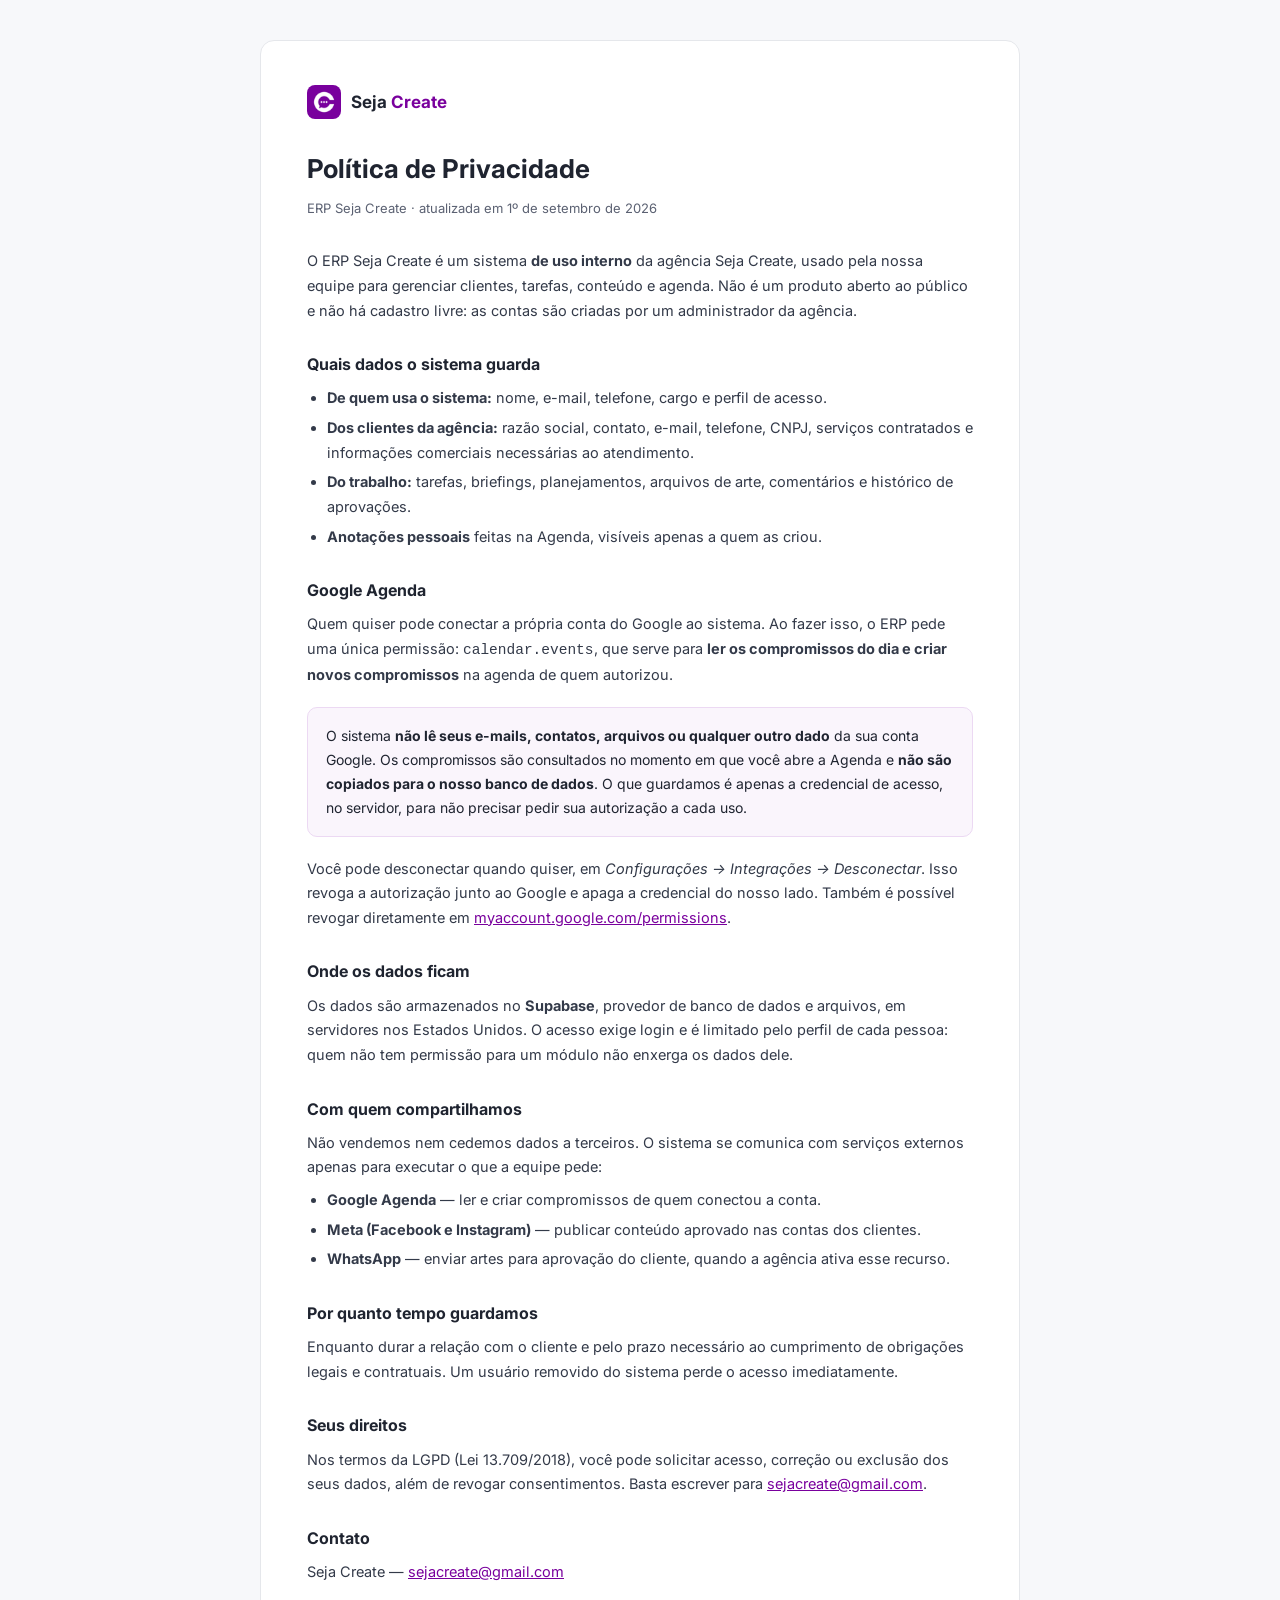
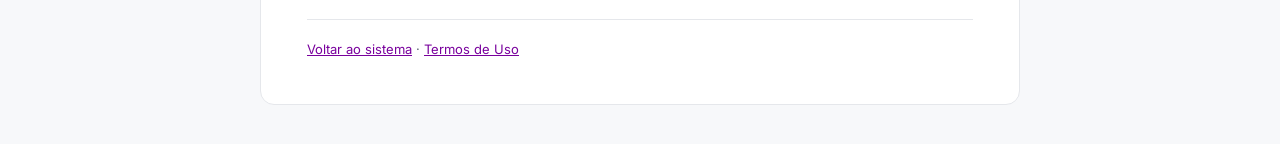
<file: privacidade.html>
<!DOCTYPE html>
<html lang="pt-BR">
<head>
  <meta charset="UTF-8" />
  <meta name="viewport" content="width=device-width, initial-scale=1.0" />
  <title>Política de Privacidade — ERP Seja Create</title>
  <link rel="icon" type="image/x-icon" href="assets/favicon.ico" />
  <link rel="preconnect" href="https://fonts.googleapis.com" />
  <link href="https://fonts.googleapis.com/css2?family=Inter:wght@400;600;700&display=swap" rel="stylesheet" />
  <style>
    :root { --roxo:#79009d; --texto:#1f2430; --suave:#5b6172; --borda:#e5e7eb; }
    * { box-sizing:border-box; margin:0; padding:0; }
    body { font-family:'Inter',system-ui,sans-serif; color:var(--texto); background:#f7f8fa;
           line-height:1.7; padding:40px 20px; }
    .folha { max-width:760px; margin:0 auto; background:#fff; border:1px solid var(--borda);
             border-radius:14px; padding:44px 46px; }
    .marca { display:flex; align-items:center; gap:10px; margin-bottom:28px; }
    .marca img { width:34px; height:34px; border-radius:8px; }
    .marca span { font-size:17px; font-weight:700; }
    .marca strong { color:var(--roxo); }
    h1 { font-size:26px; margin-bottom:6px; }
    .data { color:var(--suave); font-size:13px; margin-bottom:30px; }
    h2 { font-size:16px; margin:28px 0 8px; }
    p, li { font-size:14.5px; color:#333a49; }
    ul { margin:8px 0 0 20px; }
    li { margin-bottom:5px; }
    a { color:var(--roxo); }
    .caixa { background:#faf5fc; border:1px solid #ecd9f3; border-radius:10px;
             padding:16px 18px; margin:20px 0; font-size:14px; }
    footer { margin-top:34px; padding-top:18px; border-top:1px solid var(--borda);
             font-size:13px; color:var(--suave); }
  </style>
</head>
<body>
  <div class="folha">
    <div class="marca">
      <img src="assets/logo-48.png" alt="Seja Create" />
      <span>Seja <strong>Create</strong></span>
    </div>

    <h1>Política de Privacidade</h1>
    <p class="data">ERP Seja Create · atualizada em 1º de setembro de 2026</p>

    <p>
      O ERP Seja Create é um sistema <strong>de uso interno</strong> da agência Seja Create,
      usado pela nossa equipe para gerenciar clientes, tarefas, conteúdo e agenda. Não é um
      produto aberto ao público e não há cadastro livre: as contas são criadas por um
      administrador da agência.
    </p>

    <h2>Quais dados o sistema guarda</h2>
    <ul>
      <li><strong>De quem usa o sistema:</strong> nome, e-mail, telefone, cargo e perfil de acesso.</li>
      <li><strong>Dos clientes da agência:</strong> razão social, contato, e-mail, telefone, CNPJ,
          serviços contratados e informações comerciais necessárias ao atendimento.</li>
      <li><strong>Do trabalho:</strong> tarefas, briefings, planejamentos, arquivos de arte,
          comentários e histórico de aprovações.</li>
      <li><strong>Anotações pessoais</strong> feitas na Agenda, visíveis apenas a quem as criou.</li>
    </ul>

    <h2>Google Agenda</h2>
    <p>
      Quem quiser pode conectar a própria conta do Google ao sistema. Ao fazer isso, o ERP
      pede uma única permissão: <code>calendar.events</code>, que serve para
      <strong>ler os compromissos do dia e criar novos compromissos</strong> na agenda de quem
      autorizou.
    </p>
    <div class="caixa">
      O sistema <strong>não lê seus e-mails, contatos, arquivos ou qualquer outro dado</strong> da
      sua conta Google. Os compromissos são consultados no momento em que você abre a Agenda e
      <strong>não são copiados para o nosso banco de dados</strong>. O que guardamos é apenas a
      credencial de acesso, no servidor, para não precisar pedir sua autorização a cada uso.
    </div>
    <p>
      Você pode desconectar quando quiser, em <em>Configurações → Integrações → Desconectar</em>.
      Isso revoga a autorização junto ao Google e apaga a credencial do nosso lado. Também é
      possível revogar diretamente em
      <a href="https://myaccount.google.com/permissions" target="_blank" rel="noopener">myaccount.google.com/permissions</a>.
    </p>

    <h2>Onde os dados ficam</h2>
    <p>
      Os dados são armazenados no <strong>Supabase</strong>, provedor de banco de dados e
      arquivos, em servidores nos Estados Unidos. O acesso exige login e é limitado pelo perfil
      de cada pessoa: quem não tem permissão para um módulo não enxerga os dados dele.
    </p>

    <h2>Com quem compartilhamos</h2>
    <p>
      Não vendemos nem cedemos dados a terceiros. O sistema se comunica com serviços externos
      apenas para executar o que a equipe pede:
    </p>
    <ul>
      <li><strong>Google Agenda</strong> — ler e criar compromissos de quem conectou a conta.</li>
      <li><strong>Meta (Facebook e Instagram)</strong> — publicar conteúdo aprovado nas contas dos clientes.</li>
      <li><strong>WhatsApp</strong> — enviar artes para aprovação do cliente, quando a agência ativa esse recurso.</li>
    </ul>

    <h2>Por quanto tempo guardamos</h2>
    <p>
      Enquanto durar a relação com o cliente e pelo prazo necessário ao cumprimento de
      obrigações legais e contratuais. Um usuário removido do sistema perde o acesso
      imediatamente.
    </p>

    <h2>Seus direitos</h2>
    <p>
      Nos termos da LGPD (Lei 13.709/2018), você pode solicitar acesso, correção ou exclusão dos
      seus dados, além de revogar consentimentos. Basta escrever para
      <a href="mailto:sejacreate@gmail.com">sejacreate@gmail.com</a>.
    </p>

    <h2>Contato</h2>
    <p>
      Seja Create — <a href="mailto:sejacreate@gmail.com">sejacreate@gmail.com</a>
    </p>

    <footer>
      <a href="./">Voltar ao sistema</a> · <a href="termos.html">Termos de Uso</a>
    </footer>
  </div>
</body>
</html>
</file>
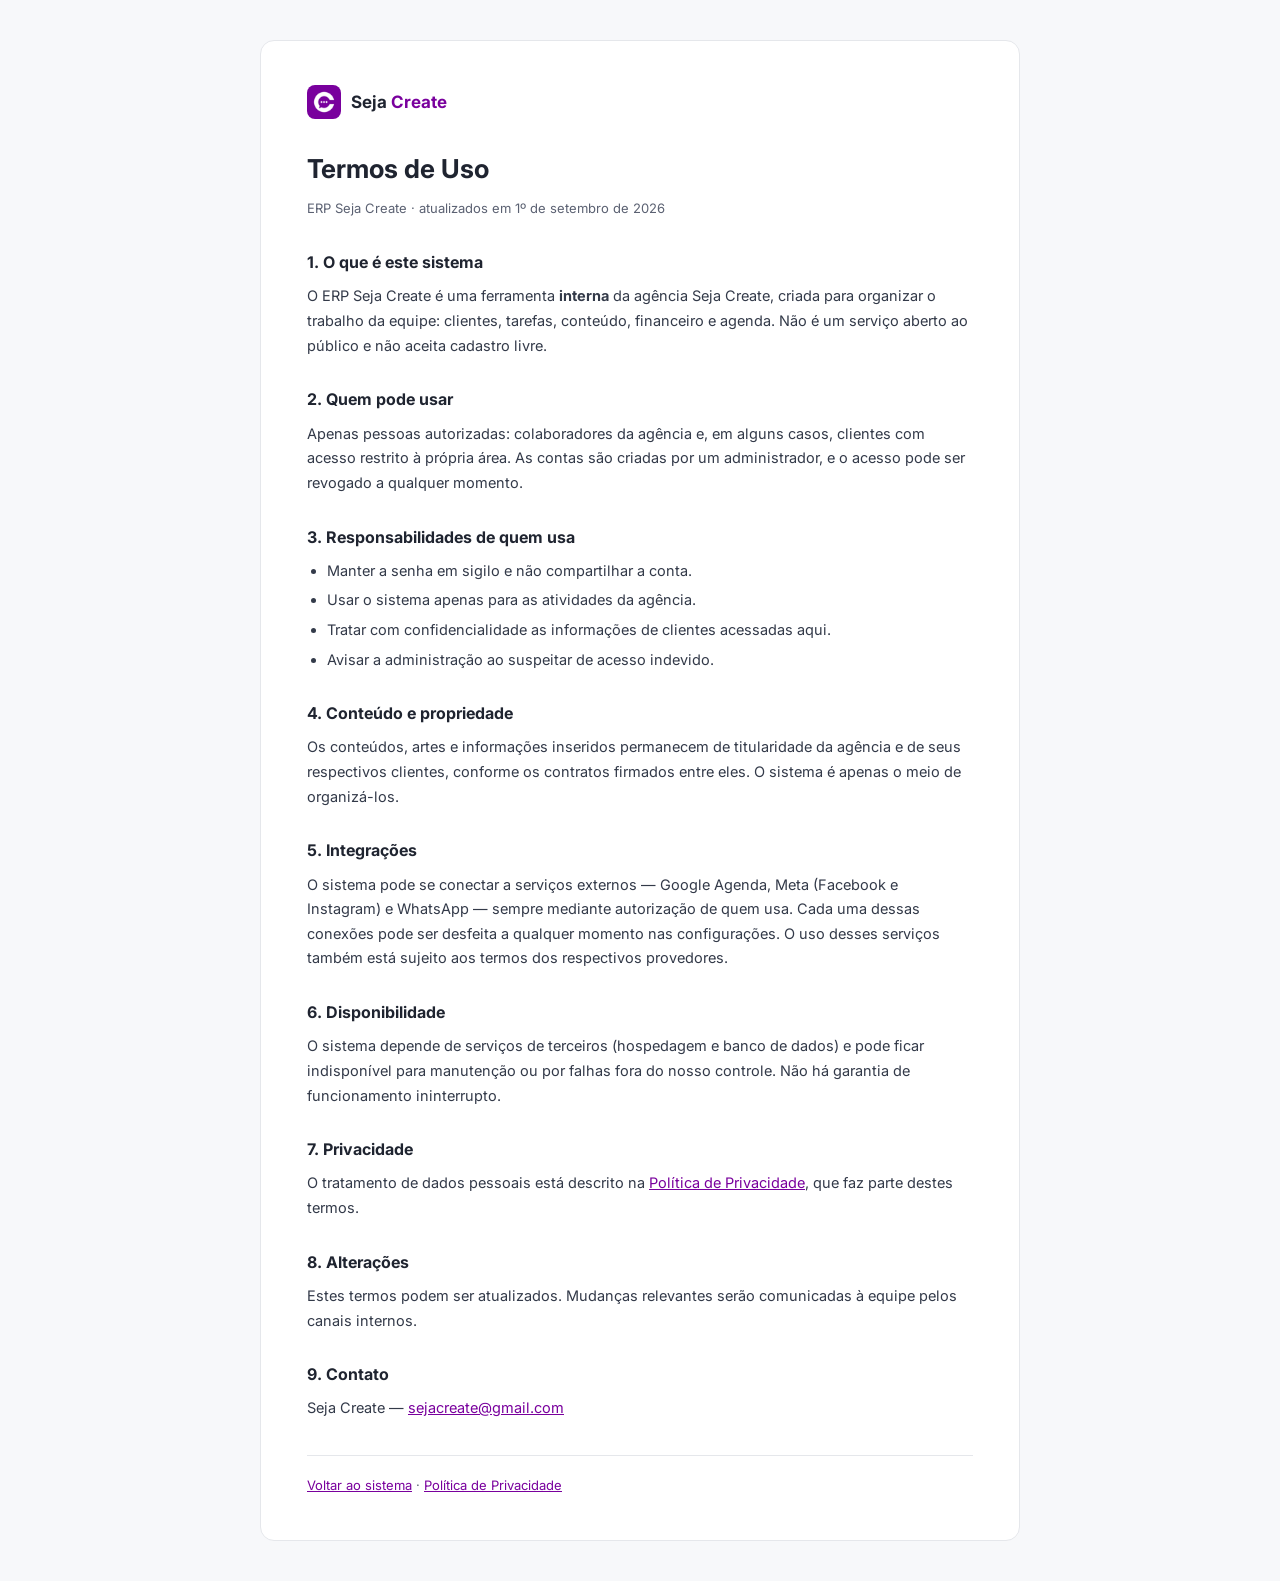
<file: termos.html>
<!DOCTYPE html>
<html lang="pt-BR">
<head>
  <meta charset="UTF-8" />
  <meta name="viewport" content="width=device-width, initial-scale=1.0" />
  <title>Termos de Uso — ERP Seja Create</title>
  <link rel="icon" type="image/x-icon" href="assets/favicon.ico" />
  <link rel="preconnect" href="https://fonts.googleapis.com" />
  <link href="https://fonts.googleapis.com/css2?family=Inter:wght@400;600;700&display=swap" rel="stylesheet" />
  <style>
    :root { --roxo:#79009d; --texto:#1f2430; --suave:#5b6172; --borda:#e5e7eb; }
    * { box-sizing:border-box; margin:0; padding:0; }
    body { font-family:'Inter',system-ui,sans-serif; color:var(--texto); background:#f7f8fa;
           line-height:1.7; padding:40px 20px; }
    .folha { max-width:760px; margin:0 auto; background:#fff; border:1px solid var(--borda);
             border-radius:14px; padding:44px 46px; }
    .marca { display:flex; align-items:center; gap:10px; margin-bottom:28px; }
    .marca img { width:34px; height:34px; border-radius:8px; }
    .marca span { font-size:17px; font-weight:700; }
    .marca strong { color:var(--roxo); }
    h1 { font-size:26px; margin-bottom:6px; }
    .data { color:var(--suave); font-size:13px; margin-bottom:30px; }
    h2 { font-size:16px; margin:28px 0 8px; }
    p, li { font-size:14.5px; color:#333a49; }
    ul { margin:8px 0 0 20px; }
    li { margin-bottom:5px; }
    a { color:var(--roxo); }
    footer { margin-top:34px; padding-top:18px; border-top:1px solid var(--borda);
             font-size:13px; color:var(--suave); }
  </style>
</head>
<body>
  <div class="folha">
    <div class="marca">
      <img src="assets/logo-48.png" alt="Seja Create" />
      <span>Seja <strong>Create</strong></span>
    </div>

    <h1>Termos de Uso</h1>
    <p class="data">ERP Seja Create · atualizados em 1º de setembro de 2026</p>

    <h2>1. O que é este sistema</h2>
    <p>
      O ERP Seja Create é uma ferramenta <strong>interna</strong> da agência Seja Create, criada
      para organizar o trabalho da equipe: clientes, tarefas, conteúdo, financeiro e agenda.
      Não é um serviço aberto ao público e não aceita cadastro livre.
    </p>

    <h2>2. Quem pode usar</h2>
    <p>
      Apenas pessoas autorizadas: colaboradores da agência e, em alguns casos, clientes com
      acesso restrito à própria área. As contas são criadas por um administrador, e o acesso
      pode ser revogado a qualquer momento.
    </p>

    <h2>3. Responsabilidades de quem usa</h2>
    <ul>
      <li>Manter a senha em sigilo e não compartilhar a conta.</li>
      <li>Usar o sistema apenas para as atividades da agência.</li>
      <li>Tratar com confidencialidade as informações de clientes acessadas aqui.</li>
      <li>Avisar a administração ao suspeitar de acesso indevido.</li>
    </ul>

    <h2>4. Conteúdo e propriedade</h2>
    <p>
      Os conteúdos, artes e informações inseridos permanecem de titularidade da agência e de
      seus respectivos clientes, conforme os contratos firmados entre eles. O sistema é apenas
      o meio de organizá-los.
    </p>

    <h2>5. Integrações</h2>
    <p>
      O sistema pode se conectar a serviços externos — Google Agenda, Meta (Facebook e
      Instagram) e WhatsApp — sempre mediante autorização de quem usa. Cada uma dessas
      conexões pode ser desfeita a qualquer momento nas configurações. O uso desses serviços
      também está sujeito aos termos dos respectivos provedores.
    </p>

    <h2>6. Disponibilidade</h2>
    <p>
      O sistema depende de serviços de terceiros (hospedagem e banco de dados) e pode ficar
      indisponível para manutenção ou por falhas fora do nosso controle. Não há garantia de
      funcionamento ininterrupto.
    </p>

    <h2>7. Privacidade</h2>
    <p>
      O tratamento de dados pessoais está descrito na
      <a href="privacidade.html">Política de Privacidade</a>, que faz parte destes termos.
    </p>

    <h2>8. Alterações</h2>
    <p>
      Estes termos podem ser atualizados. Mudanças relevantes serão comunicadas à equipe pelos
      canais internos.
    </p>

    <h2>9. Contato</h2>
    <p>
      Seja Create — <a href="mailto:sejacreate@gmail.com">sejacreate@gmail.com</a>
    </p>

    <footer>
      <a href="./">Voltar ao sistema</a> · <a href="privacidade.html">Política de Privacidade</a>
    </footer>
  </div>
</body>
</html>
</file>
